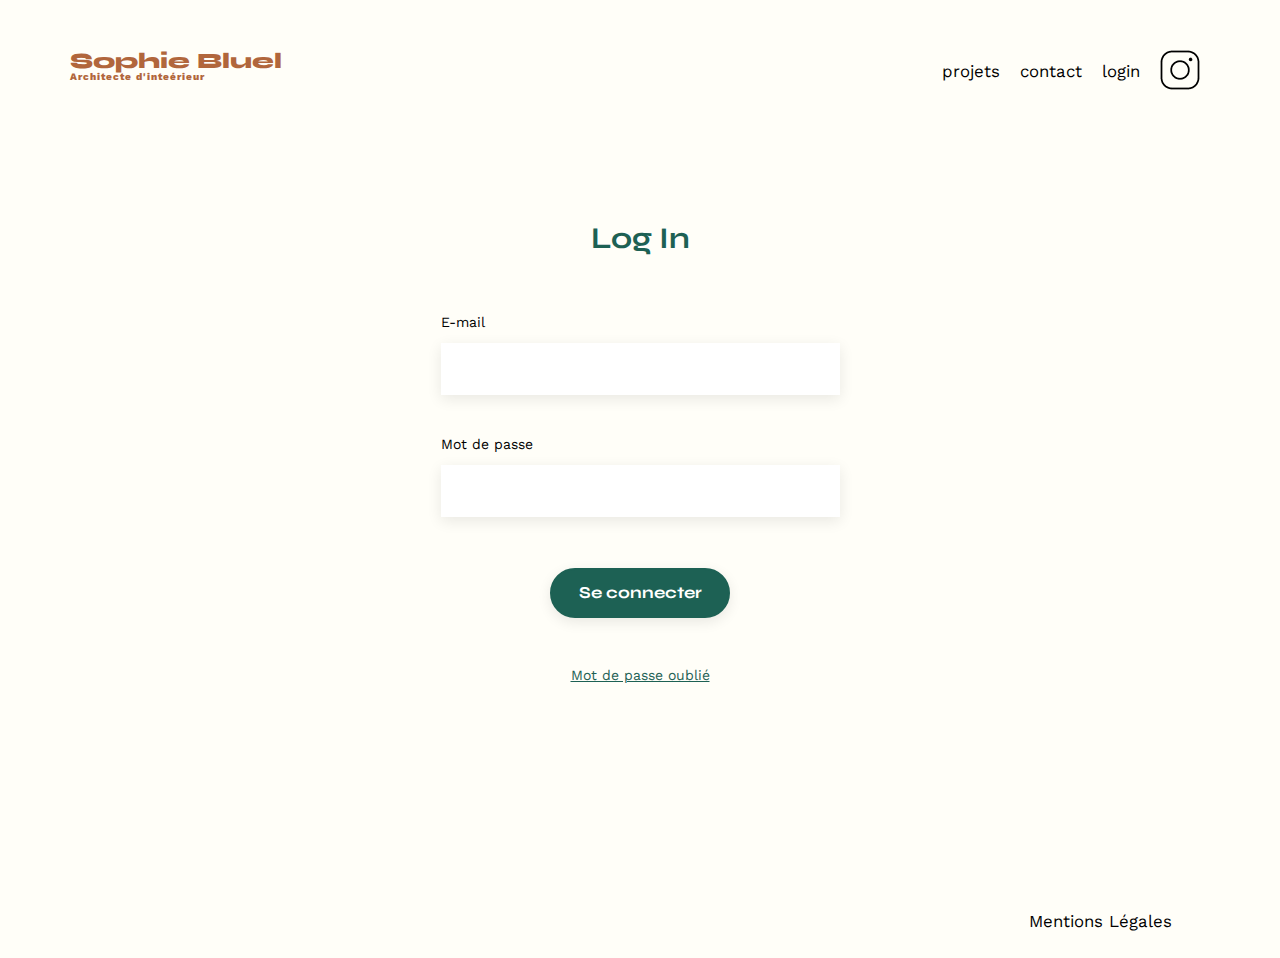
<file: FrontEnd/login.html>
<!DOCTYPE html>
<html lang="fr">
<head>
	<meta charset="UTF-8">
	<title>Sophie Bluel - Architecte d'intérieur</title>
	<meta name="viewport" content="width=device-width, initial-scale=1.0">
	<link rel="preconnect" href="https://fonts.googleapis.com">
	<link rel="preconnect" href="https://fonts.gstatic.com" crossorigin>
	<link href="https://fonts.googleapis.com/css2?family=Syne:wght@700;800&family=Work+Sans&display=swap" rel="stylesheet">
	<meta name="description" content="">
	<link rel="stylesheet" href="./assets/style.css"> 
	<!-- <script type="module" src="init.js"></script>  -->
	<script type="module" src="works.js"></script> 
</head>
<body>
<header>
	<h1>Sophie Bluel <span>Architecte d'inteérieur</span></h1>
	<nav>
		<ul>
			<li>projets</li>
			<li>contact</li>
			<li>login</li>
			<li><img src="./assets/icons/instagram.png" alt="Instagram"></li>
		</ul>
	</nav>
</header>

<main>
    <section class="login">
        <h2>Log In</h2>
        <form action="#" method="post" class="login__form">
            <label for="email">E-mail</label>
            <input type="email" name="email" id="email" required>
            <label for="password">Mot de passe</label>
            <input type="password" name="password" id="password" required>
            <input type="submit" value="Se connecter">
        </form>
        <a href="loginreset.html">Mot de passe oublié</a>
    </section>
</main>



<footer>
	<nav>
		<ul>
			<li>Mentions Légales</li>
		</ul>
	</nav>
</footer>
</body>
</html>
</file>
<file: FrontEnd/assets/style.css>
/* http://meyerweb.com/eric/tools/css/reset/
   v2.0 | 20110126
   License: none (public domain)
*/

html, body, div, span, applet, object, iframe,
h1, h2, h3, h4, h5, h6, p, blockquote, pre,
a, abbr, acronym, address, big, cite, code,
del, dfn, em, img, ins, kbd, q, s, samp,
small, strike, strong, sub, sup, tt, var,
b, u, i, center,
dl, dt, dd, ol, ul, li,
fieldset, form, label, legend,
table, caption, tbody, tfoot, thead, tr, th, td,
article, aside, canvas, details, embed,
figure, figcaption, footer, header, hgroup,
menu, nav, output, ruby, section, summary,
time, mark, audio, video {
	margin: 0;
	padding: 0;
	border: 0;
	font-size: 100%;
	font: inherit;
	vertical-align: baseline;
}
/* HTML5 display-role reset for older browsers */
article, aside, details, figcaption, figure,
footer, header, hgroup, menu, nav, section {
	display: block;
}
body {
	line-height: 1;
}
ol, ul {
	list-style: none;
}
blockquote, q {
	quotes: none;
}
blockquote:before, blockquote:after,
q:before, q:after {
	content: '';
	content: none;
}
table {
	border-collapse: collapse;
	border-spacing: 0;
}
/** end reset css**/
body {
	max-width: 1140px;
	margin:auto;
	font-family: 'Work Sans';
	font-size: 14px;
	background-color: #FFFEF8;
	
}
header {
	display: flex;
	justify-content: space-between;
	margin: 50px 0;
}
section {
	margin: 50px 0;
}

h1{
	display: flex;
	flex-direction: column;
	font-family: 'Syne';
	font-size: 22px;
	font-weight: 800;
	color: #B1663C;
}

h1 > span {
	font-family: 'Work Sans';
	font-size:10px;
	letter-spacing: 0.1em;
}

h2{
	font-family: 'Syne';
	font-weight: 700;
	font-size: 30px;
	color: #1D6154;
}
.portfolio-title h2{
	margin: 0 25px 0 0 ;
} 
nav ul {
	display: flex;
	align-items: center;
	list-style-type: none;

}
nav li {
	padding: 0 10px;
	font-size: 1.2em;
}

li:hover {
	color: #B1663C;
}
#introduction {
	display: flex;
	align-items: center;
}
#introduction figure {
	flex: 1;
}
#introduction img {
	display: block;
	margin: auto;
	width: 80%;
}

#introduction article {
	flex: 1
}
figure .admin__modifer {
    margin: 5px 0 0 57px;
}
article .admin__modifer {
    margin: 0 0 10px 0;
}
#introduction h2 {
	margin-bottom: 1em;
}

#introduction p {
	margin-bottom: 0.5em;
}

.gallery {
	width: 100%;
	display: grid;
	grid-template-columns: 1fr 1fr 1fr;
	grid-column-gap: 20px;
	grid-row-gap: 20px;
}

.gallery img {
	width: 100%;

}
#contact {
	width: 50%;
margin: auto;
}
#contact > * {
	text-align: center;

}
#contact h2{
	margin-bottom: 20px;
}
#contact form {
	text-align: left;
	margin-top:30px;
	display: flex;
	flex-direction: column;
}

#contact input {
	height: 50px;
	font-size: 1.2em;
	box-shadow: 0px 4px 14px rgba(0, 0, 0, 0.09);
	border: none;
}
#contact label {
	margin: 2em 0 1em 0;
}
#contact textarea {
	border: none;
	box-shadow: 0px 4px 14px rgba(0, 0, 0, 0.09);
}

#contact input[type="submit"]{
	font-family: 'Syne';
	font-weight: 700;
	color: white;
	background-color: #1D6154;
	margin : 3em auto;
	width: 180px;
	text-align: center;
	border-radius: 60px ;
	transition: all 0.5s ease;
	border: 2px solid #1D6154;
}
#contact input[type="submit"]:hover{
	color: #1D6154;
	background-color: white;
	scale: 1.05;
}

footer nav ul {
	display: flex;
	justify-content: flex-end;
	margin: 2em
}


/* ################################################### */
/* ############# MODIFICATION PERSO ################## */
/* ################################################### */
html {
	scroll-behavior: smooth;
}
/* HEADER */
a{
	text-decoration: none;
	color: #1D6154;
}

/* GESTION DES PROJETS / FILTRES */
.error{
	grid-column: 2;
	margin: 30px 0;
	text-align: center;
	font-size: 1rem;
}


.filters{
	display: flex;
	justify-content: center;
	margin: 40px 0;
}
.filter__btn, .btn-admin{
	font-family: 'Syne';
	padding: 10px 20px;
	margin: 0 15px;
	border: 1px solid #1D6154;
	border-radius: 25px;
	color: #1D6154;
	background-color: white;
	font-size: 16px;
	font-weight: 700;
	cursor: pointer;
	transition: all 0.5s ease;
}
.filter__btn:hover, .btn-admin:hover{
	color: white;
	background-color: #1D6154;
	scale: 1.05;
}
.filter__btn--active, .btn-admin{
	color: white;
	background-color: #1D6154;
}



/* LOGIN */
.login{
	display: flex;
	flex-direction: column;
	justify-content: center;
	align-items: center;
	height: 80vh;

}
.login a{
	text-decoration: underline;
	margin-bottom: 100px;
}
.login a:hover {
	color: #B1663C;
}
.login__form{
	display: flex;
	flex-direction: column;
	margin-top: 20px;
	width: 35%;
}
.login__form input{
	height: 50px;
	font-size: 1.2em;
	border: none;
	box-shadow: 0px 4px 14px rgba(0, 0, 0, 0.09);
}
.login__form label{
	margin: 3em 0 1em 0;
}
.login__form textarea{
	box-shadow: 0px 4px 14px rgba(0, 0, 0, 0.09);
}
.login__form input[type="submit"]{
	font-family: 'Syne';
	font-weight: 700;
	color: white;
	background-color: #1D6154;
	border: 2px solid #1D6154;
	margin : 3em auto;
	width: 180px;
	text-align: center;
	border-radius: 60px ;
	transition: all 0.5s ease;
}
.login__form input[type="submit"]:hover{
	color: #1D6154;
	background-color: white;
	scale: 1.05;
}

/* ADMIN EDITION MODE  */

.admin__rod{
	position: fixed;
	right: 0;
	top: 0;

	display: flex;
	justify-content: center;
	align-items: center;

	width: 100%;
	height: 40px;

	background-color: black;
}

.admin__rod button{
	font-family: 'work sans';
	font-weight: 550;
	background-color: white;
	border-radius: 60px ;
	padding: 5px 15px;
	margin: 0 25px;
	border: none;
	transition: all 0.2s ease;
}
.admin__rod button:hover{
	background-color: #1D6154;
	color: white;
}

.admin__modifer{
	display: flex;
	column-gap: 5px;
	color: black;
}
.admin__rod .admin__modifer{
	color: white;
}
.portfolio-title{
	display: flex;
	justify-content: center;
	align-items: center;
}








/* MODALE  */
.modale{
	position: fixed;
	top: 0;
	left: 0;

	display: flex;
	align-items: center;
	justify-content: center;

	width: 100%;
	height: 100%;
	background-color: rgba(0, 0, 0, 0.7);

	animation: fadeIn 0.4s both;
}
.modale[aria-hidden="true"]{
	animation-name: fadeOff;
}

.modale-wrapper{
	display: flex;
	flex-direction: column;

	overflow: auto;
	max-width: calc(98vh - 20px);
	max-height: calc(98vh - 20px);
	width: 675px;
	padding: 30px;
	background-color: white;

	animation: slideFromTop 0.4s both;
}
.modale[aria-hidden="true"] .modale-wrapper{
	animation-name: slideFromBottom;
}

@keyframes fadeIn {
	from {opacity: 0;}
	to {opacity: 1;}
}
@keyframes slideFromTop {
	from {transform: translateY(-75px);}
	to {transform: translateY(0px);}
}

@keyframes fadeOff {
	from {opacity: 1;}
	to {opacity: 0;}
}
@keyframes slideFromBottom {
	from {transform: translateY(0px);}
	to {transform: translateY(75px);}
}

.js-modale-close{
	display: flex;
	justify-content: flex-end;
}
.modale-wrapper h2{
	display: flex;
	justify-content: center;
	margin: 20px 0 50px 0
}

.btn-admin{
	display: flex;
	justify-content: center;
	width: 300px;
	margin: 0px auto 20px auto;
}
.btn-clear-admin{
	display: flex;
	justify-content: center;
	color: #D65353;
	margin-bottom: 30px;
}

.js-admin-projets::after{
	display: flex;
	
	content: " ";
	border-top: 1px solid black;
	height: 1px;
	width: 90%;
	margin: 40px auto;
}

.js-admin-projets{
	width: 550px;
	margin: 10px auto;
	display: flex;
	flex-wrap: wrap;
}
.gallery__item-modale{
	display: flex;	
	flex-direction: column;
	margin: 20px 5px;


	width: 95px;
	height: 120px;
}
.gallery__item-modale img{
	width: 100%;
	height: 100%;
	object-fit: cover;
	margin-bottom: 5px;
}
.fa-trash-alt:before, .fa-trash-can:before {
    /* position: relative; */
	color: white;
	background-color: black;
	padding: 5px;
	border-radius: 20%;
}
.gallery__item-modale a{
	position: relative;
	bottom: 116px;
	left: 68px; 
	width: 30px;
	height: 30px;
}
.gallery__item-modale p{
	position: relative;
	bottom: 15px;
}
</file>
